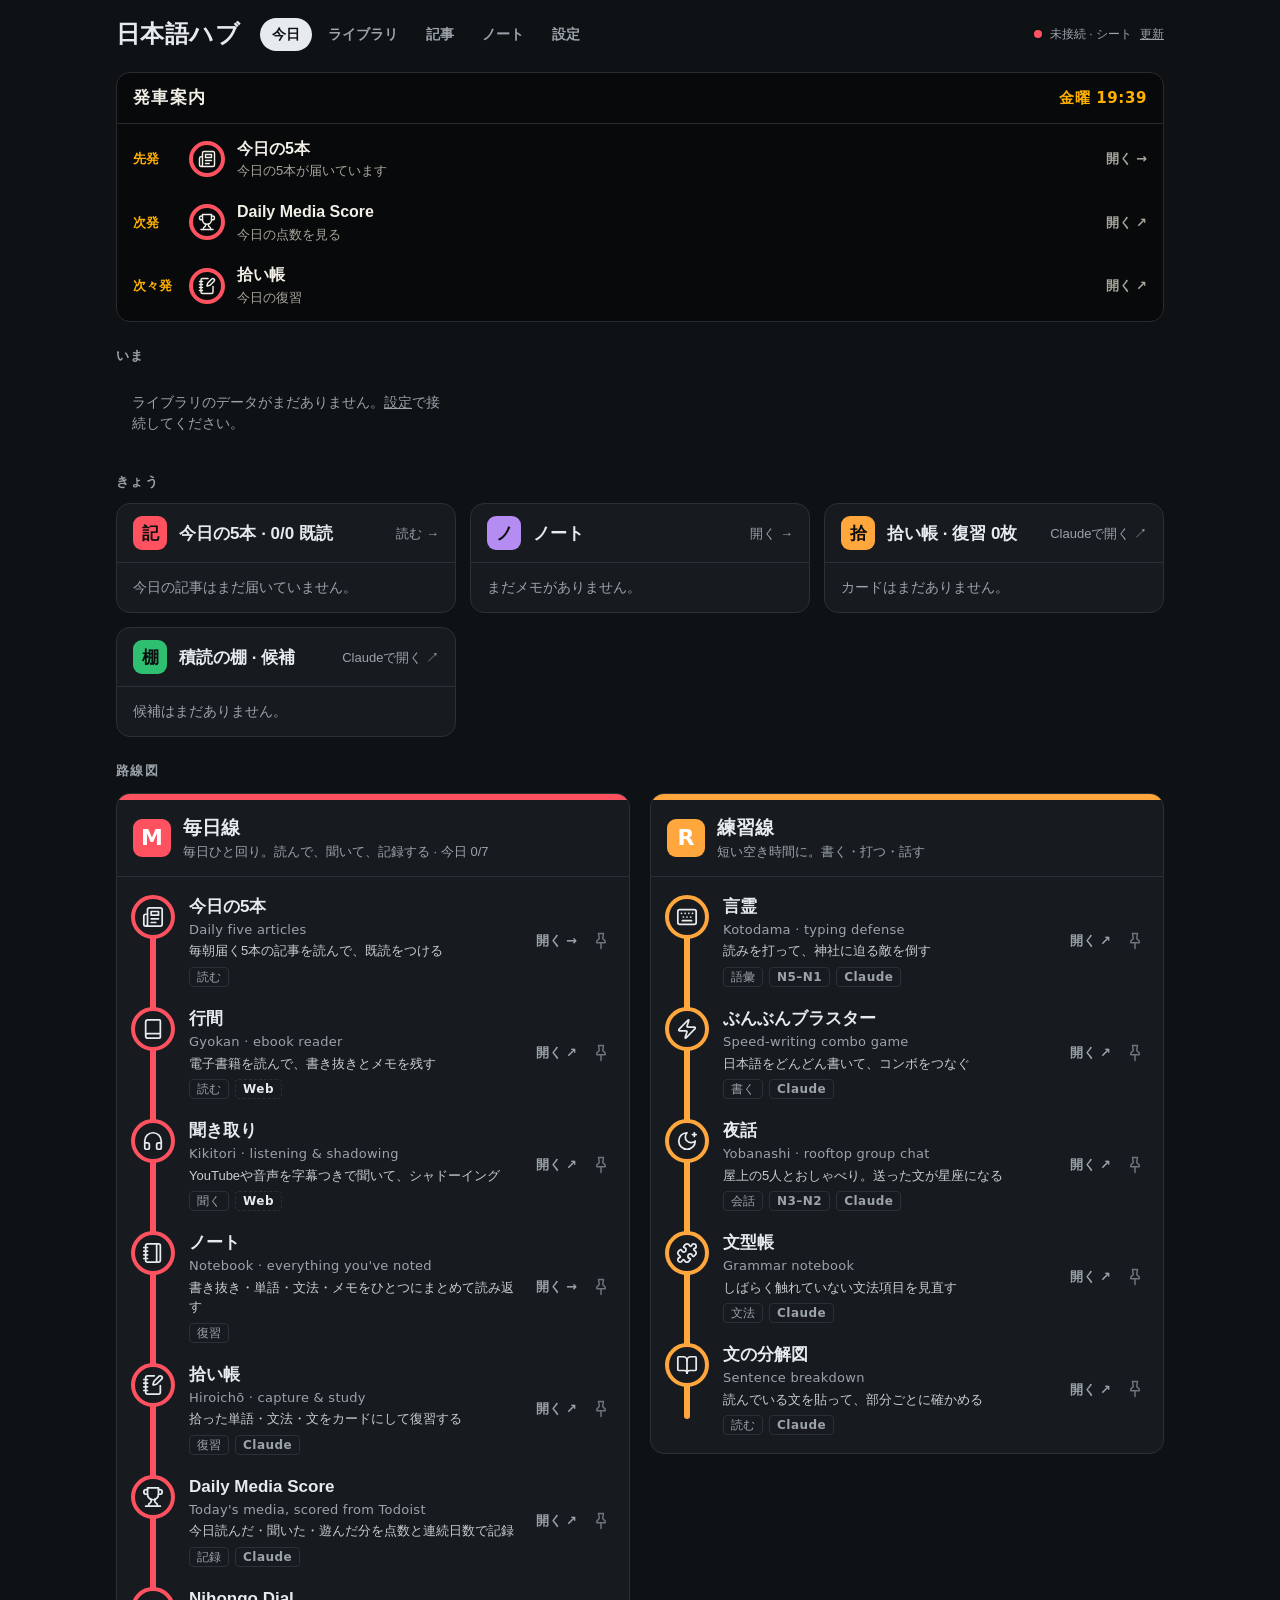
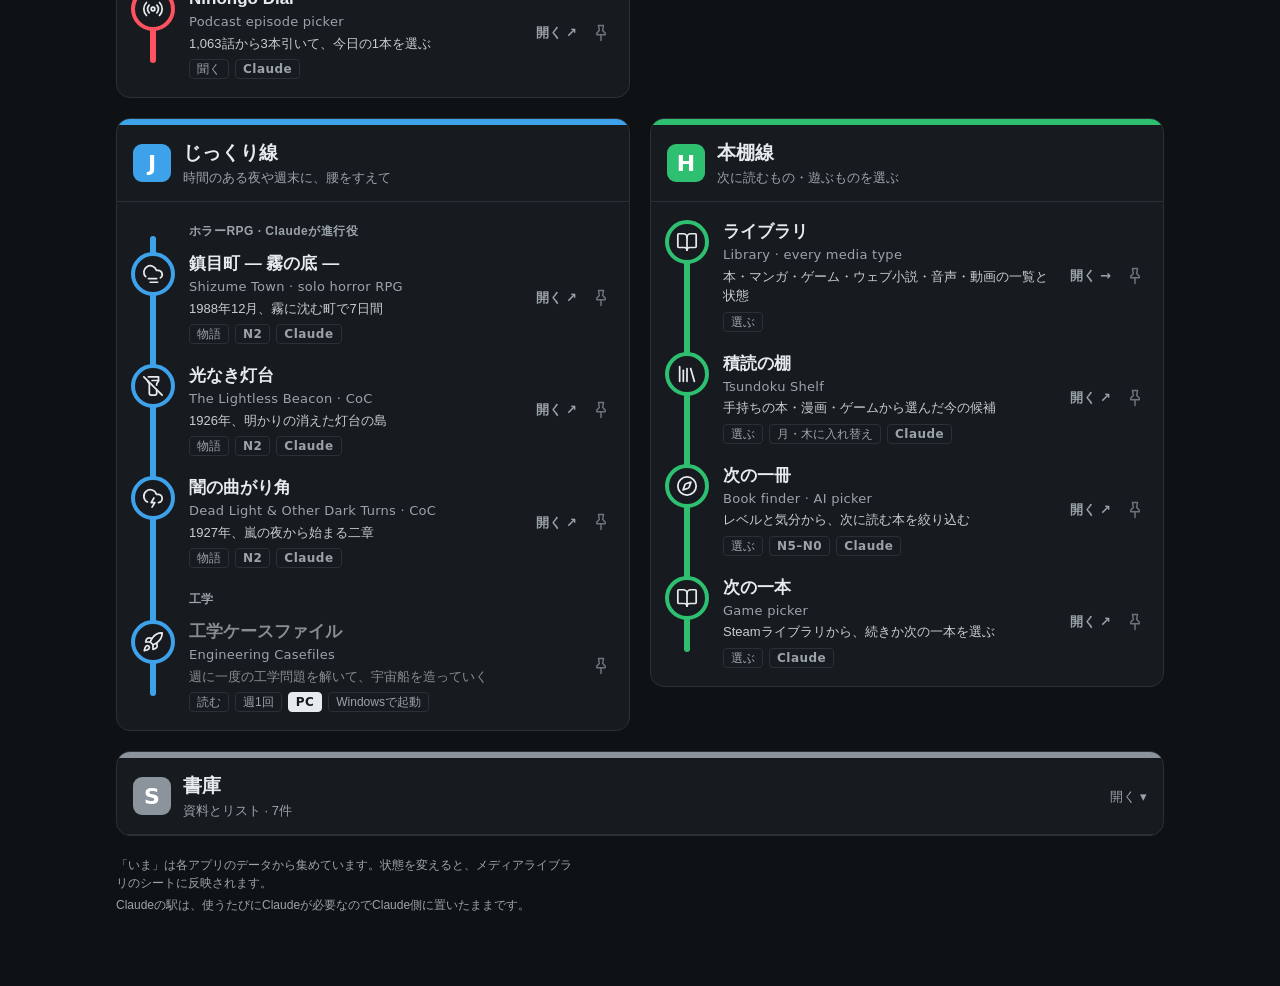
<file: index.html>
<!DOCTYPE html>
<html lang="ja">
<head>
<meta charset="utf-8">
<meta name="viewport" content="width=device-width, initial-scale=1">
<meta http-equiv="Content-Security-Policy" content="default-src 'self'; script-src 'self'; style-src 'self' https://fonts.googleapis.com; font-src https://fonts.gstatic.com; img-src 'self' data: blob:; connect-src 'self' https://api.github.com; base-uri 'none'; form-action 'none'">
<meta name="apple-mobile-web-app-capable" content="yes">
<meta name="apple-mobile-web-app-title" content="日本語ハブ">
<meta name="theme-color" content="#0f1215">
<title>日本語ハブ</title>
<link rel="preconnect" href="https://fonts.googleapis.com">
<link rel="preconnect" href="https://fonts.gstatic.com" crossorigin>
<link href="https://fonts.googleapis.com/css2?family=Zen+Kaku+Gothic+New:wght@400;500;700;900&family=Barlow+Semi+Condensed:wght@500;600;700&display=swap" rel="stylesheet">
<link rel="stylesheet" href="lib/ui.css">
</head>
<body>
<main class="wrap">
  <header id="top"></header>

  <section class="board" aria-labelledby="boardH">
    <header class="bh"><h2 id="boardH">発車案内</h2><span class="clock" id="clock"></span></header>
    <ul class="blist" id="blist"></ul>
    <p class="bempty" id="bempty" hidden>本日の予定はすべて発車済みです。おつかれさまでした。</p>
  </section>

  <h2 class="sectitle">いま</h2>
  <div class="now" id="now"><p class="empty">読み込み中…</p></div>

  <h2 class="sectitle">きょう</h2>
  <div class="now" id="today"></div>

  <h2 class="sectitle">路線図</h2>
  <section class="line" id="pinned" hidden></section>
  <div class="map" id="map"></div>
  <details class="line" id="depot"></details>

  <footer class="foot">
    <p>「いま」は各アプリのデータから集めています。状態を変えると、メディアライブラリのシートに反映されます。</p>
    <p>Claudeの駅は、使うたびにClaudeが必要なのでClaude側に置いたままです。</p>
  </footer>
</main>
<script type="module" src="home.js"></script>
</body>
</html>
</file>
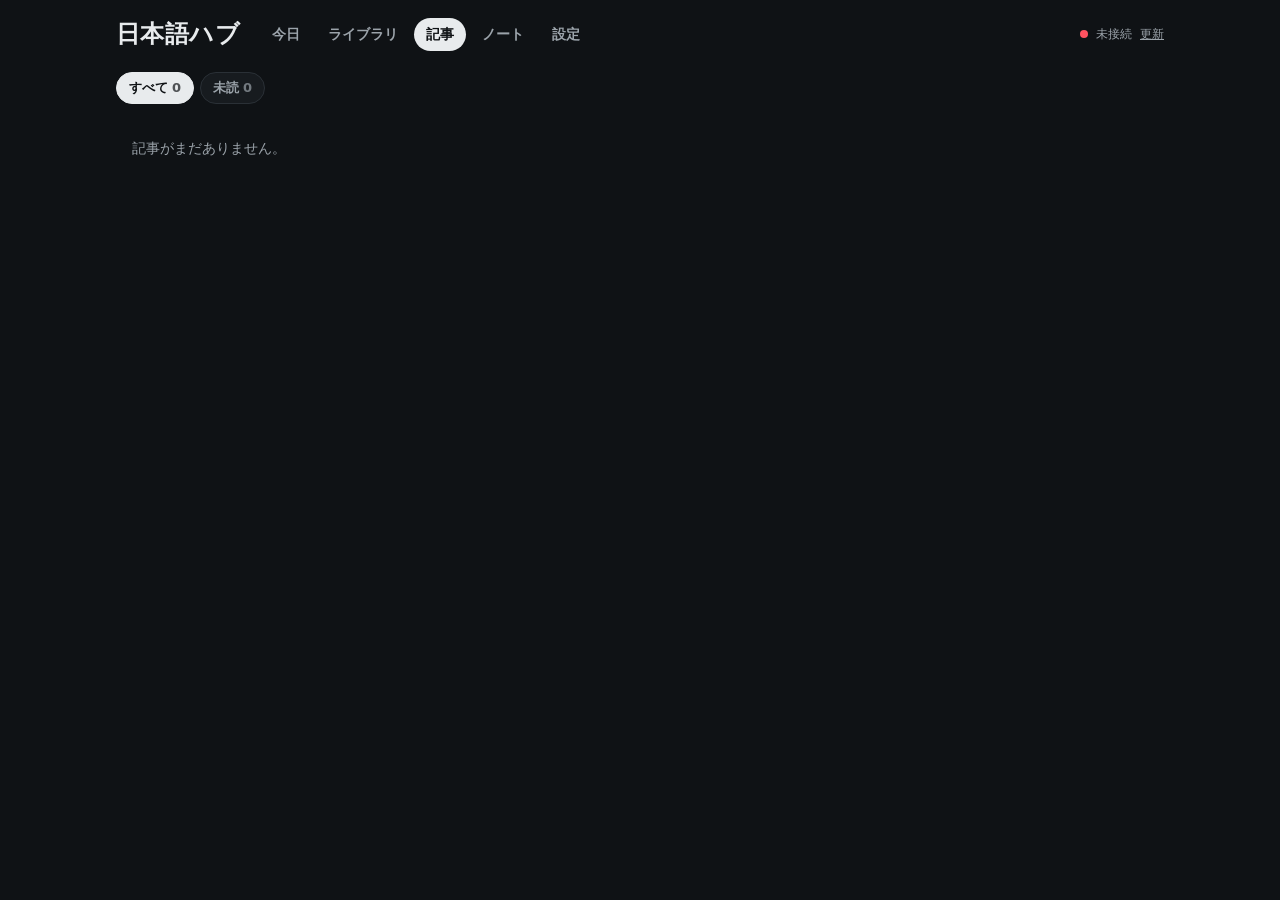
<file: articles/index.html>
<!DOCTYPE html>
<html lang="ja">
<head>
<meta charset="utf-8">
<meta name="viewport" content="width=device-width, initial-scale=1">
<meta http-equiv="Content-Security-Policy" content="default-src 'self'; script-src 'self'; style-src 'self' https://fonts.googleapis.com; font-src https://fonts.gstatic.com; img-src 'self' data: blob:; connect-src 'self' https://api.github.com; base-uri 'none'; form-action 'none'">
<meta name="theme-color" content="#0f1215">
<title>今日の5本 · 日本語ハブ</title>
<link href="https://fonts.googleapis.com/css2?family=Zen+Kaku+Gothic+New:wght@400;500;700;900&family=Zen+Old+Mincho:wght@500;700&family=Barlow+Semi+Condensed:wght@500;600;700&display=swap" rel="stylesheet">
<link rel="stylesheet" href="../lib/ui.css">
<link rel="stylesheet" href="articles.css">
</head>
<body>
<main class="wrap">
  <header id="top"></header>
  <div class="toolbar">
    <div class="chips" id="filters" role="group" aria-label="表示"></div>
    <span class="count" id="count"></span>
  </div>
  <div id="days" class="days"><p class="empty">読み込み中…</p></div>
</main>
<script type="module" src="page.js"></script>
</body>
</html>
</file>
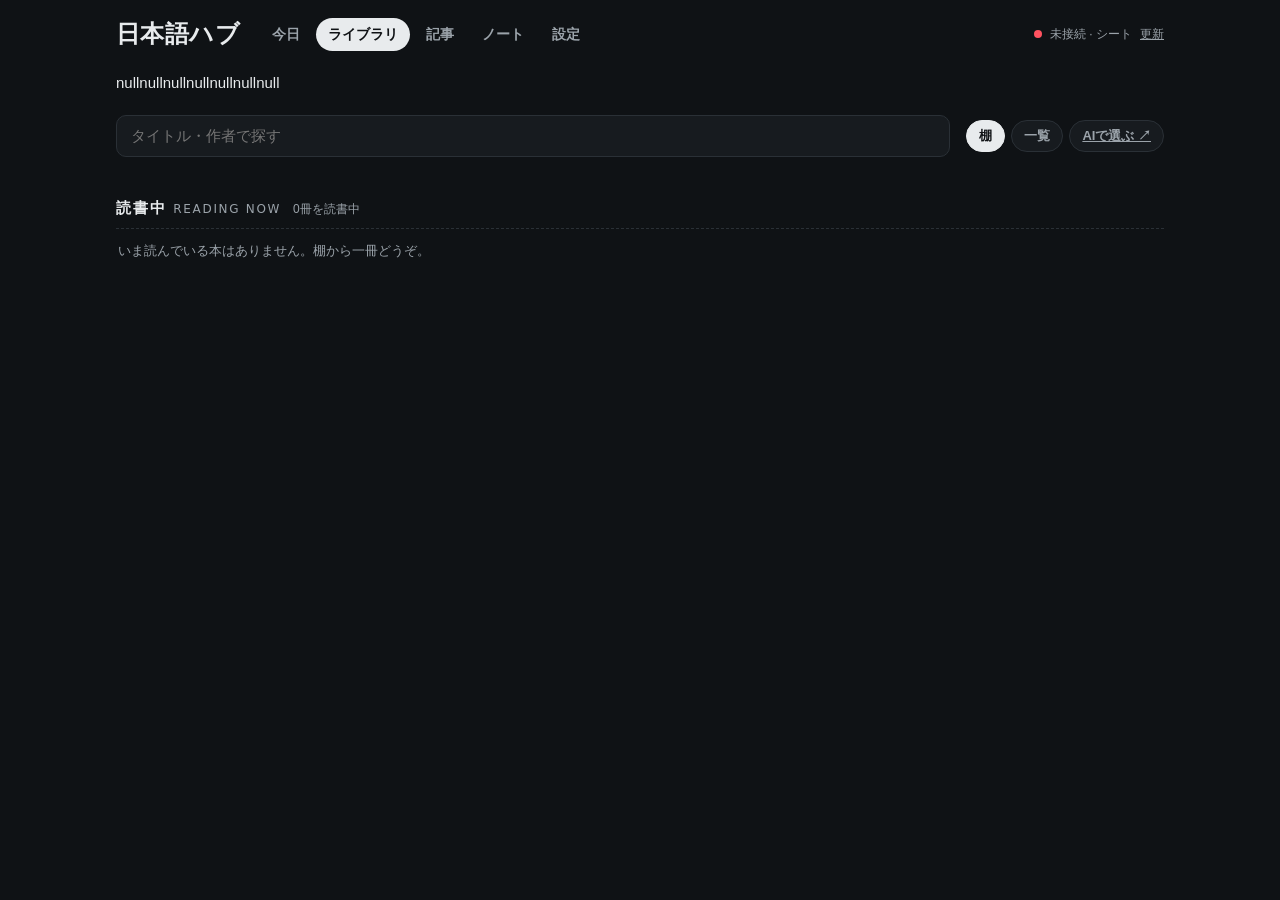
<file: library/index.html>
<!DOCTYPE html>
<html lang="ja">
<head>
<meta charset="utf-8">
<meta name="viewport" content="width=device-width, initial-scale=1">
<meta http-equiv="Content-Security-Policy" content="default-src 'self'; script-src 'self'; style-src 'self' https://fonts.googleapis.com; font-src https://fonts.gstatic.com; img-src 'self' data: blob:; connect-src 'self' https://api.github.com; base-uri 'none'; form-action 'none'">
<meta name="theme-color" content="#0f1215">
<title>ライブラリ · 日本語ハブ</title>
<link href="https://fonts.googleapis.com/css2?family=Zen+Kaku+Gothic+New:wght@400;500;700;900&family=Shippori+Mincho:wght@500;700&family=DM+Mono:wght@400;500&family=Barlow+Semi+Condensed:wght@500;600;700&display=swap" rel="stylesheet">
<link rel="stylesheet" href="../lib/ui.css">
<link rel="stylesheet" href="shelf.css">
</head>
<body>
<main class="wrap">
  <header id="top"></header>
  <div class="chips" id="types" role="group" aria-label="メディアの種類"></div>
  <div class="toolbar">
    <input class="search" id="q" type="search" placeholder="タイトル・作者で探す" aria-label="検索">
    <div class="chips" id="filters" role="group" aria-label="表示"></div>
  </div>
  <div id="extra"></div>
  <div class="libgrid" id="libgrid">
    <aside class="facets" id="facets" aria-label="絞り込み" hidden></aside>
    <div class="libmain">
      <div id="room" hidden></div>
      <section class="panel" id="listPanel">
        <header><h2 id="listTitle"></h2><span class="count" id="count"></span></header>
        <div class="lib" id="list"></div>
      </section>
    </div>
  </div>
</main>
<script type="module" src="page.js"></script>
</body>
</html>
</file>
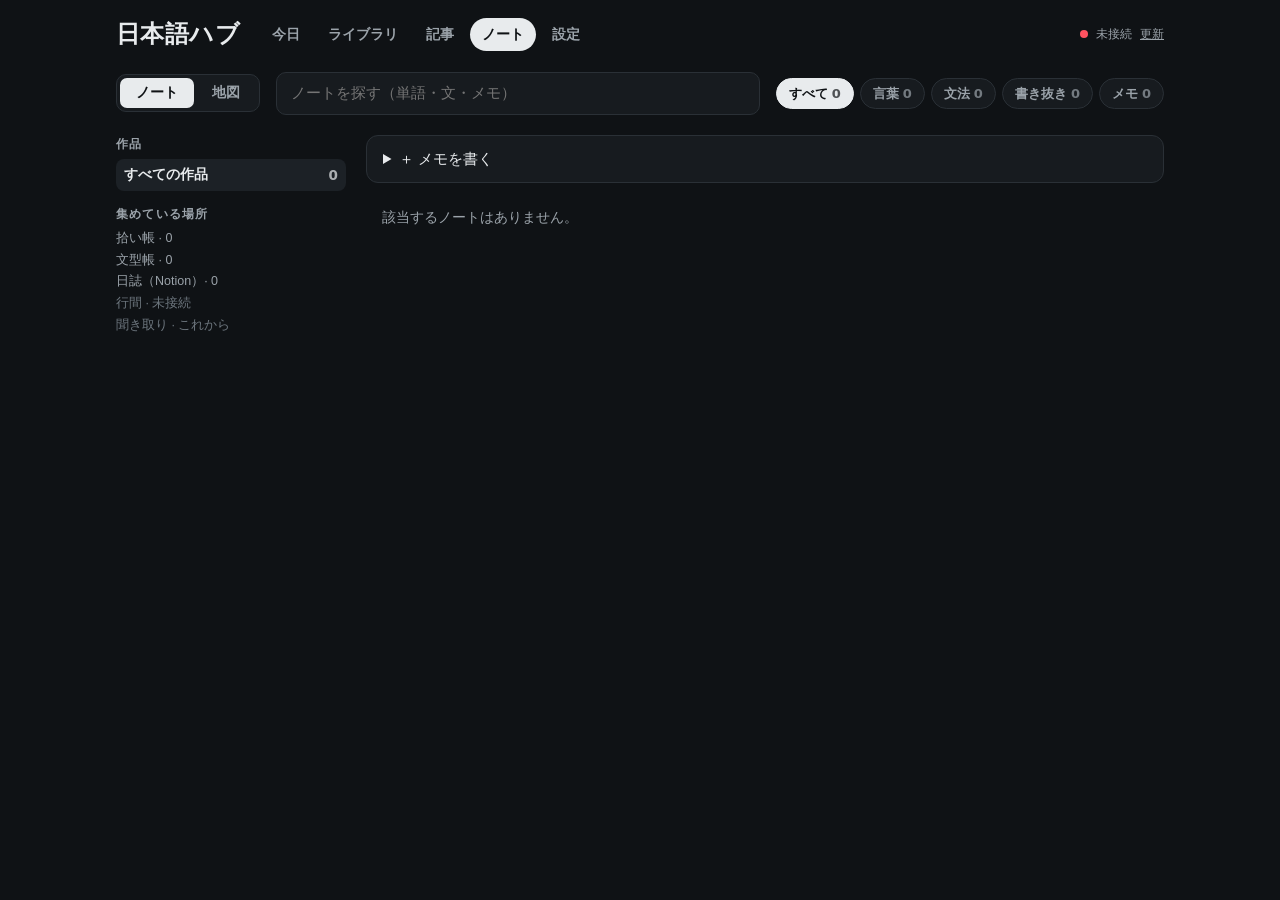
<file: notebook/index.html>
<!DOCTYPE html>
<html lang="ja">
<head>
<meta charset="utf-8">
<meta name="viewport" content="width=device-width, initial-scale=1">
<meta http-equiv="Content-Security-Policy" content="default-src 'self'; script-src 'self'; style-src 'self' https://fonts.googleapis.com; font-src https://fonts.gstatic.com; img-src 'self' data: blob:; connect-src 'self' https://api.github.com https://api.anthropic.com; base-uri 'none'; form-action 'none'">
<meta name="theme-color" content="#0f1215">
<title>ノート · 日本語ハブ</title>
<link href="https://fonts.googleapis.com/css2?family=Zen+Kaku+Gothic+New:wght@400;500;700;900&family=Zen+Old+Mincho:wght@500;700&family=Barlow+Semi+Condensed:wght@500;600;700&display=swap" rel="stylesheet">
<link rel="stylesheet" href="../lib/ui.css">
<link rel="stylesheet" href="notebook.css">
</head>
<body>
<main class="wrap">
  <header id="top"></header>
  <div class="toolbar">
    <nav class="subtabs" aria-label="ノートの表示">
      <a href="./" aria-current="page">ノート</a><a href="map.html">地図</a>
    </nav>
    <input class="search" id="q" type="search" placeholder="ノートを探す（単語・文・メモ）" aria-label="検索">
    <div class="chips" id="kinds" role="group" aria-label="種類"></div>
  </div>
  <div class="nb">
    <aside class="rail">
      <div><h3>作品</h3><ul class="worklist" id="works"></ul></div>
      <div><h3>集めている場所</h3><div class="srcs" id="srcs"></div></div>
    </aside>
    <div class="stream" id="stream"><p class="empty">読み込み中…</p></div>
  </div>
</main>
<script type="module" src="page.js"></script>
</body>
</html>
</file>
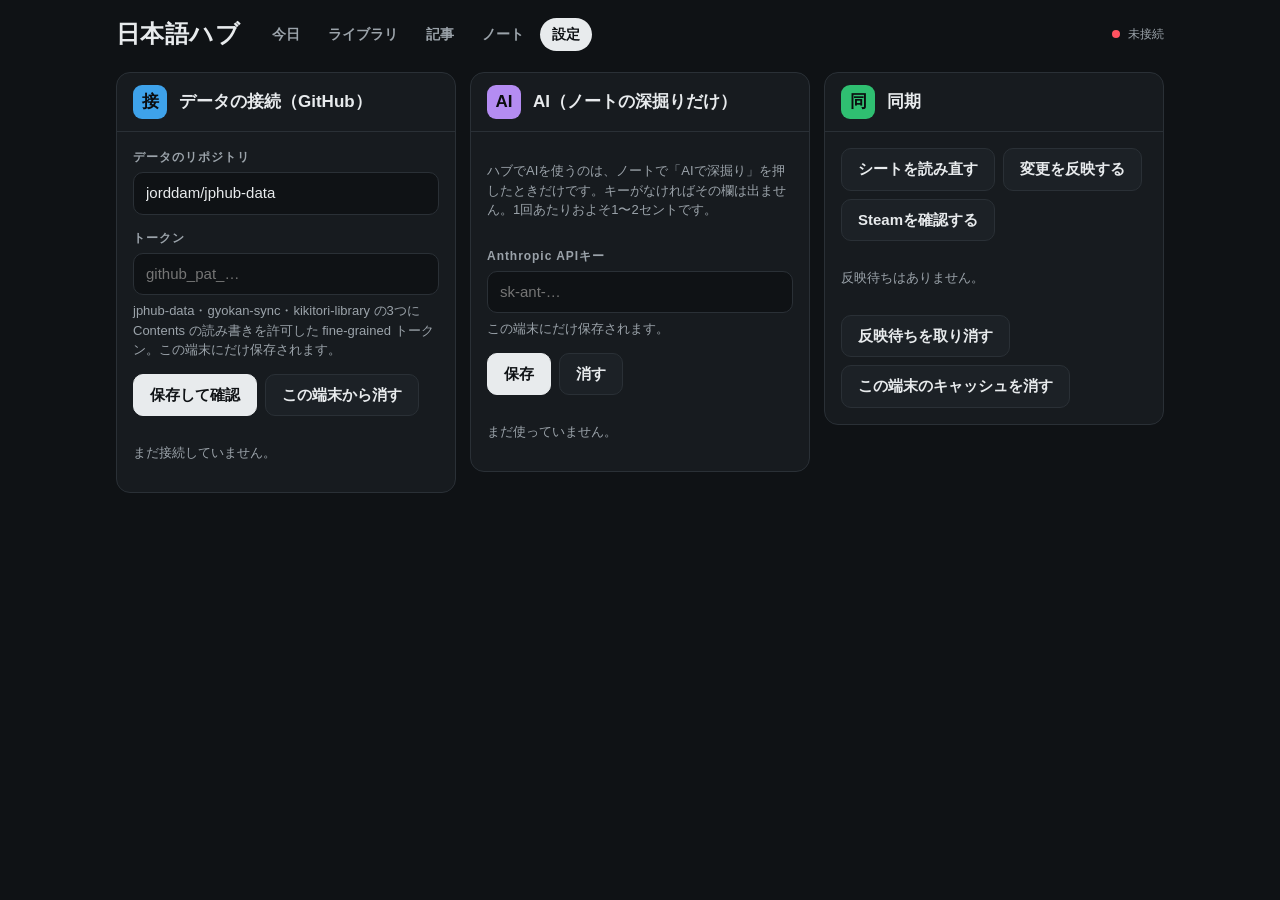
<file: settings/index.html>
<!DOCTYPE html>
<html lang="ja">
<head>
<meta charset="utf-8">
<meta name="viewport" content="width=device-width, initial-scale=1">
<meta http-equiv="Content-Security-Policy" content="default-src 'self'; script-src 'self'; style-src 'self' https://fonts.googleapis.com; font-src https://fonts.gstatic.com; img-src 'self' data: blob:; connect-src 'self' https://api.github.com; base-uri 'none'; form-action 'none'">
<meta name="theme-color" content="#0f1215">
<title>設定 · 日本語ハブ</title>
<link href="https://fonts.googleapis.com/css2?family=Zen+Kaku+Gothic+New:wght@400;500;700;900&family=Barlow+Semi+Condensed:wght@500;600;700&display=swap" rel="stylesheet">
<link rel="stylesheet" href="../lib/ui.css">
</head>
<body>
<main class="wrap">
  <header id="top"></header>
  <div id="sections" class="now"></div>
</main>
<script type="module" src="page.js"></script>
</body>
</html>
</file>
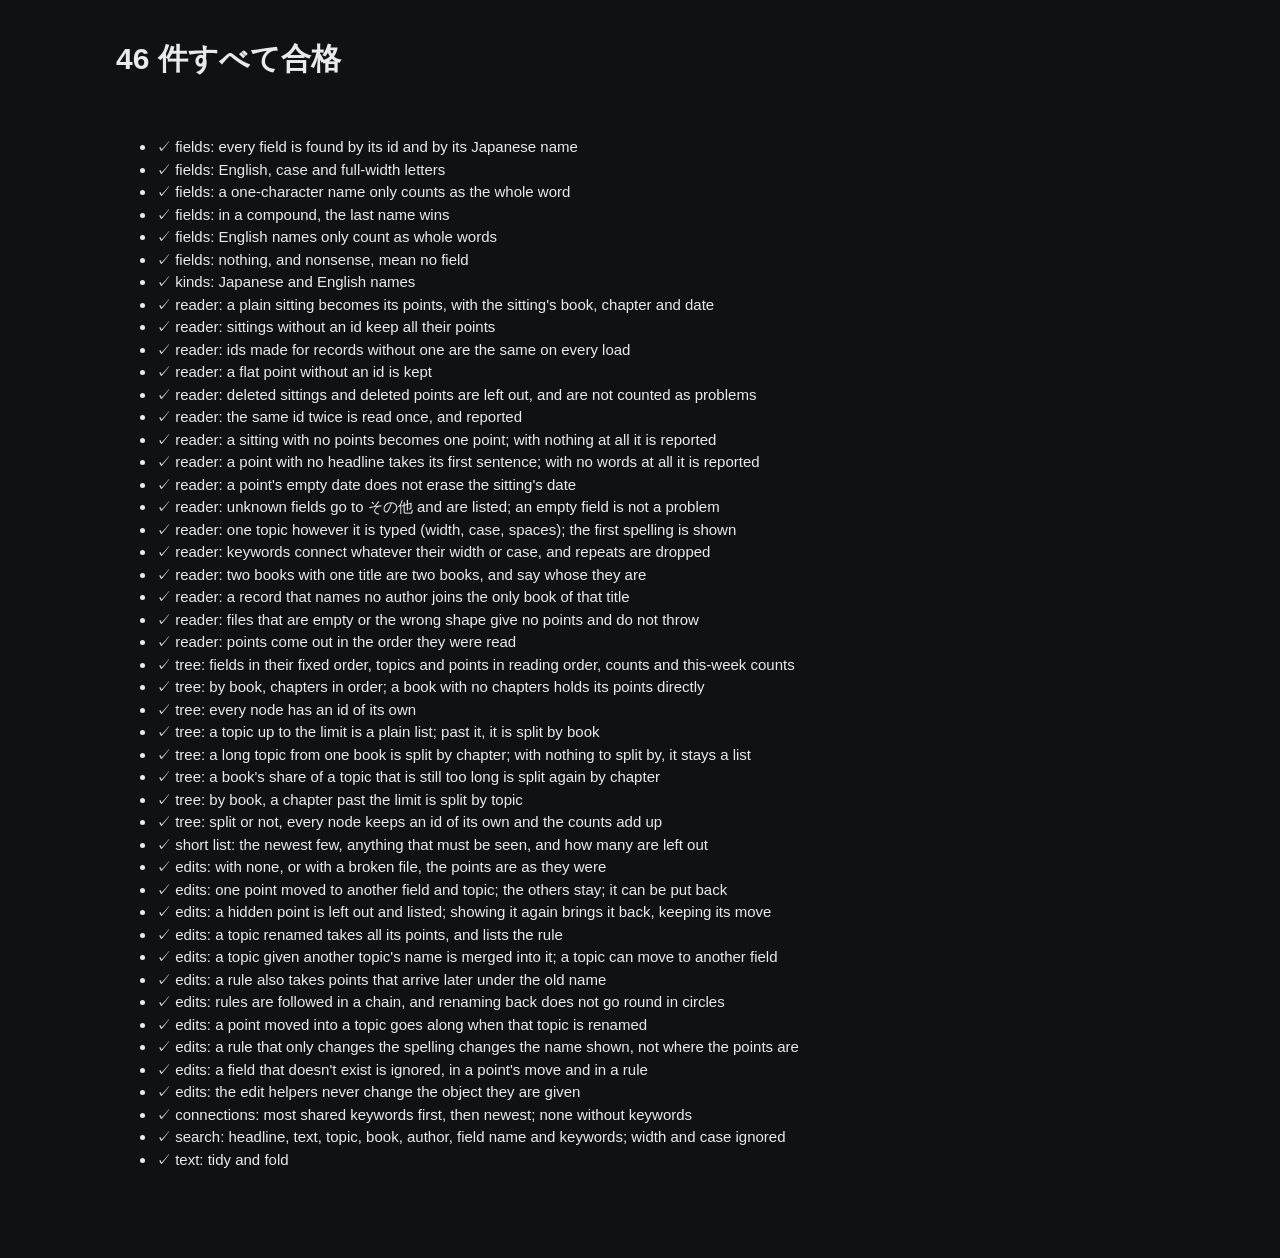
<file: tests/index.html>
<!DOCTYPE html>
<html lang="ja">
<head>
<meta charset="utf-8">
<meta name="viewport" content="width=device-width, initial-scale=1">
<meta http-equiv="Content-Security-Policy" content="default-src 'self'; script-src 'self'; style-src 'self' https://fonts.googleapis.com; font-src https://fonts.gstatic.com; img-src 'self' data:; connect-src 'self'; base-uri 'none'; form-action 'none'">
<meta name="theme-color" content="#0f1215">
<meta name="robots" content="noindex">
<title>テスト · 日本語ハブ</title>
<link rel="stylesheet" href="../lib/ui.css">
</head>
<body>
<main class="wrap">
  <h1 id="sum">テスト中…</h1>
  <ul id="out"></ul>
</main>
<script type="module" src="page.js"></script>
</body>
</html>
</file>
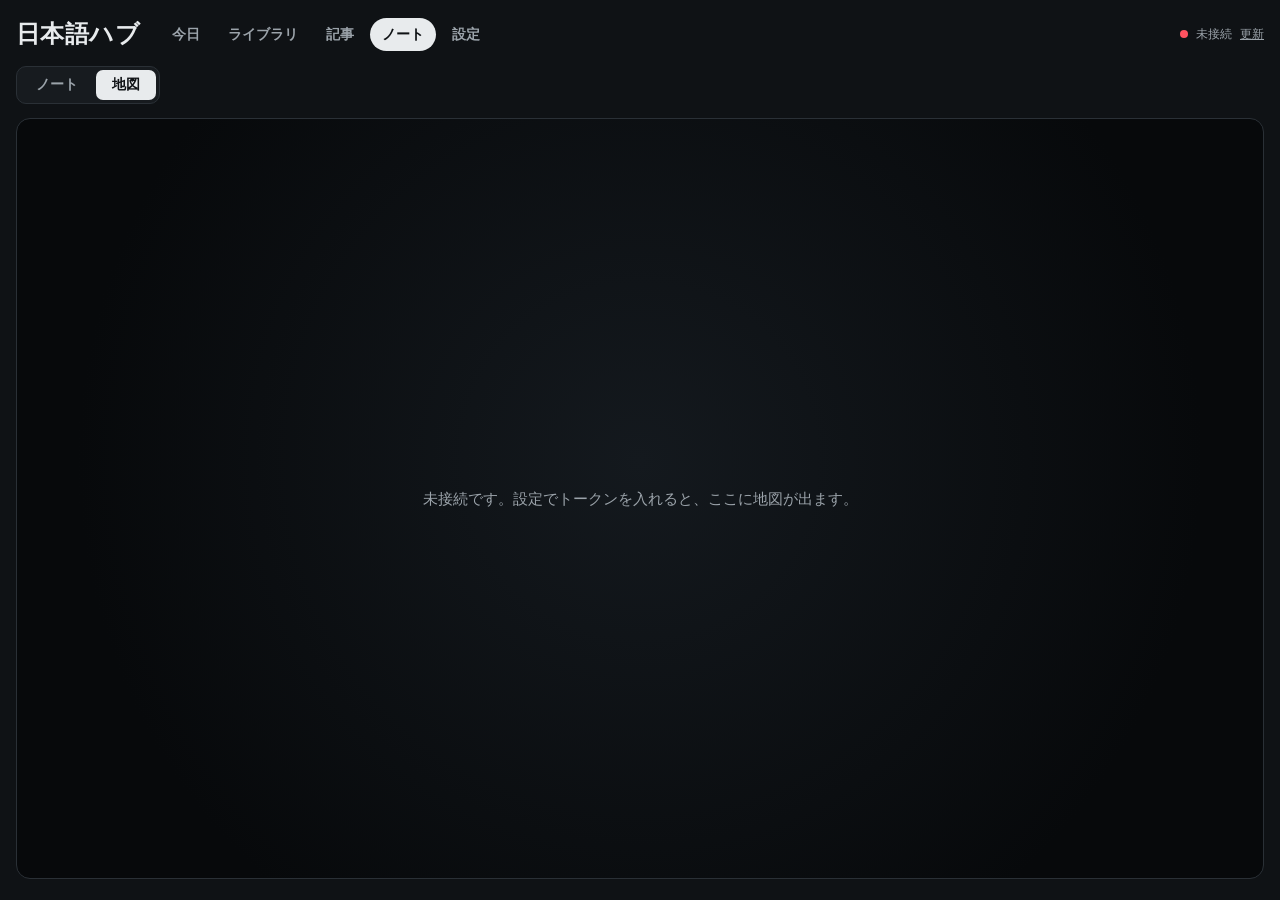
<file: notebook/map.html>
<!DOCTYPE html>
<html lang="ja">
<head>
<meta charset="utf-8">
<meta name="viewport" content="width=device-width, initial-scale=1">
<meta http-equiv="Content-Security-Policy" content="default-src 'self'; script-src 'self'; style-src 'self' https://fonts.googleapis.com; font-src https://fonts.gstatic.com; img-src 'self' data: blob:; connect-src 'self' https://api.github.com; base-uri 'none'; form-action 'none'">
<meta name="theme-color" content="#0f1215">
<title>地図 · ノート · 日本語ハブ</title>
<link href="https://fonts.googleapis.com/css2?family=Zen+Kaku+Gothic+New:wght@400;500;700;900&family=Zen+Old+Mincho:wght@500;700&family=Barlow+Semi+Condensed:wght@500;600;700&display=swap" rel="stylesheet">
<link rel="stylesheet" href="../lib/ui.css">
<link rel="stylesheet" href="map.css">
</head>
<body>
<main class="wrap mapwrap">
  <header id="top"></header>
  <div class="toolbar">
    <nav class="subtabs" aria-label="ノートの表示">
      <a href="./">ノート</a><a href="map.html" aria-current="page">地図</a>
    </nav>
    <div class="seg small" id="lens" role="group" aria-label="並べ方"></div>
    <input class="search" id="q" type="search" placeholder="地図を探す（言葉・本・キーワード）" aria-label="検索">
    <span class="count" id="stats"></span>
  </div>
  <div class="mapbox" id="mapbox">
    <svg id="map" role="group" aria-label="読んだことの地図"></svg>
    <p class="mapempty" id="empty" hidden></p>
    <div class="mctl" role="group" aria-label="拡大と縮小">
      <button type="button" id="zout" aria-label="縮小">−</button>
      <button type="button" id="zin" aria-label="拡大">＋</button>
      <button type="button" id="zfit">全体</button>
    </div>
    <div class="legend" id="legend" aria-hidden="true"></div>
    <aside class="mpanel" id="panel" aria-label="点の内容" hidden></aside>
  </div>
</main>
<script type="module" src="map.js"></script>
</body>
</html>
</file>
<file: lib/ui.css>
/* 日本語ハブ — shared look. Dark only, Japanese first.
   The station-map language (lines, roundels, departure board) comes from the old launcher. */
:root {
  --bg: #0f1215; --panel: #171b1f; --panel2: #1c2126; --ink: #e8ebed; --muted: #9ba3aa; --faint: #6c757d;
  --rule: #2a3036; --hover: #1e2328;
  --m: #ff5260; --r: #ffa63d; --j: #3ea2ea; --h: #2fbf71; --s: #8b949c; --n: #b48cf2;
  --board: #07090b; --board-ink: #f1efe6; --board-dim: #a9a79c; --board-amber: #ffb000; --board-rule: #262c32;
  --ok: #2fbf71; --warn: #ffb000; --bad: #ff5260;
  --display: "Zen Kaku Gothic New", "Hiragino Kaku Gothic ProN", "Yu Gothic", "Noto Sans JP", sans-serif;
  --label: "Barlow Semi Condensed", "Arial Narrow", system-ui, sans-serif;
  --serif: "Zen Old Mincho", "Hiragino Mincho ProN", "Yu Mincho", "Noto Serif JP", serif;
  color-scheme: dark;
}
* { box-sizing: border-box; }
html, body { margin: 0; }
body { background: var(--bg); color: var(--ink); font-family: var(--display); font-size: 15px; line-height: 1.5;
  -webkit-text-size-adjust: 100%; }
a { color: inherit; }
button, input, select, textarea { font: inherit; color: inherit; }
[hidden] { display: none !important; }
.wrap { max-width: 1080px; margin: 0 auto; padding: 16px 16px 72px; display: grid; gap: 20px; }

/* top bar */
.top { display: flex; flex-wrap: wrap; align-items: center; gap: 8px 20px; }
.top h1 { margin: 0; font-size: 24px; font-weight: 900; letter-spacing: 0.02em; }
.top h1 a { text-decoration: none; }
.nav { display: flex; gap: 4px; flex-wrap: wrap; }
.nav a { padding: 6px 12px; border-radius: 999px; text-decoration: none; color: var(--muted); font-weight: 700; font-size: 14px; }
.nav a:hover { background: var(--hover); color: var(--ink); }
.nav a[aria-current="page"] { background: var(--ink); color: var(--bg); }
.top .sync { margin-left: auto; color: var(--muted); font-size: 12px; display: flex; align-items: center; gap: 8px; }
.dot { width: 8px; height: 8px; border-radius: 50%; background: var(--faint); display: inline-block; }
.dot.ok { background: var(--ok); } .dot.busy { background: var(--warn); } .dot.bad { background: var(--bad); }
.linkbtn { background: none; border: 0; padding: 0; color: var(--muted); text-decoration: underline; cursor: pointer; font-size: 12px; }

/* tabs inside one page of the hub (ノート｜地図) */
.subtabs { display: inline-flex; gap: 2px; padding: 3px; border-radius: 10px; background: var(--panel); border: 1px solid var(--rule); }
.subtabs a { padding: 5px 16px; border-radius: 7px; text-decoration: none; color: var(--muted); font-weight: 700; font-size: 13.5px; }
.subtabs a:hover { color: var(--ink); }
.subtabs a[aria-current="page"] { background: var(--ink); color: var(--bg); }

/* tags and chips */
.tag { display: inline-flex; align-items: center; height: 20px; padding: 0 7px; border-radius: 4px; font-family: var(--label);
  font-weight: 600; font-size: 12px; letter-spacing: 0.04em; border: 1px solid var(--rule); color: var(--muted); background: var(--panel); white-space: nowrap; }
.tag.jp { font-family: var(--display); font-weight: 500; letter-spacing: 0; }
.tag.use { color: var(--h); border-color: var(--h); } .tag.hold { color: var(--r); border-color: var(--r); }
.tag.done { color: var(--j); border-color: var(--j); } .tag.dropped { color: var(--faint); }
.tag.pending { color: var(--warn); border-color: var(--warn); border-style: dashed; }
.tag.k-web { color: var(--ink); border-style: dashed; }
.tag.k-pc { color: var(--panel); background: var(--ink); border-color: var(--ink); }
.chips { display: flex; flex-wrap: wrap; gap: 6px; }
.chip { padding: 5px 12px; border-radius: 999px; border: 1px solid var(--rule); background: var(--panel); color: var(--muted);
  font-size: 13px; font-weight: 700; cursor: pointer; white-space: nowrap; }
.chip:hover { color: var(--ink); background: var(--hover); }
.chip[aria-pressed="true"] { background: var(--ink); color: var(--bg); border-color: var(--ink); }
.chip .n { font-family: var(--label); font-weight: 600; opacity: 0.7; margin-left: 4px; }

/* panels */
.panel { background: var(--panel); border: 1px solid var(--rule); border-radius: 14px; overflow: hidden; }
.panel > header { display: flex; align-items: center; gap: 12px; padding: 12px 16px; border-bottom: 1px solid var(--rule); }
.panel > header h2 { margin: 0; font-size: 17px; font-weight: 900; }
.panel > header .more { margin-left: auto; font-size: 13px; color: var(--muted); text-decoration: none; white-space: nowrap; }
.panel > header .more:hover { color: var(--ink); }
.lmark { width: 34px; height: 34px; border-radius: 9px; background: var(--c, var(--ink)); color: #0b0d0f; display: grid; place-items: center;
  font-weight: 900; font-size: 17px; flex: none; }
.sectitle { margin: 4px 0 -8px; font-size: 13px; font-weight: 700; letter-spacing: 0.1em; color: var(--muted); }
.empty { margin: 0; padding: 14px 16px; color: var(--muted); font-size: 14px; }

/* いま grid */
.now { display: grid; gap: 14px; grid-template-columns: repeat(auto-fill, minmax(320px, 1fr)); align-items: start; }
.rows { list-style: none; margin: 0; padding: 4px 0; }
.rowi { display: grid; grid-template-columns: minmax(0, 1fr) auto; gap: 2px 12px; align-items: center; padding: 9px 16px; text-decoration: none; }
a.rowi:hover, button.rowi:hover { background: var(--hover); }
.rowi .t { font-weight: 700; line-height: 1.35; overflow-wrap: anywhere; }
.rowi .sub { grid-column: 1; font-size: 12.5px; color: var(--muted); overflow-wrap: anywhere; }
.rowi .side { grid-row: 1 / span 2; grid-column: 2; font-family: var(--label); font-weight: 600; font-size: 14px; color: var(--muted); text-align: right; white-space: nowrap; }
.rowi .side b { color: var(--ink); font-size: 16px; }
.bar { grid-column: 1 / -1; height: 3px; border-radius: 2px; background: var(--rule); overflow: hidden; margin-top: 4px; }
.bar i { display: block; height: 100%; background: var(--c, var(--h)); }

/* departure board */
.board { background: var(--board); color: var(--board-ink); border: 1px solid var(--board-rule); border-radius: 14px; overflow: hidden; }
.bh { display: flex; align-items: baseline; gap: 12px; padding: 12px 16px; border-bottom: 1px solid var(--board-rule); }
.bh h2 { margin: 0; font-size: 17px; font-weight: 900; letter-spacing: 0.08em; flex: 1; }
.bh .clock { font-family: var(--label); font-weight: 600; font-size: 15px; color: var(--board-amber); font-variant-numeric: tabular-nums; letter-spacing: 0.04em; }
.blist { list-style: none; margin: 0; padding: 4px 0; }
.dep { display: grid; grid-template-columns: 44px 36px minmax(0, 1fr) auto; gap: 0 12px; align-items: center; padding: 10px 16px; text-decoration: none; color: var(--board-ink); }
.dep:hover { background: #ffffff12; }
.dep .ord { font-weight: 700; font-size: 13px; color: var(--board-amber); white-space: nowrap; }
.dep .rd { width: 36px; height: 36px; border-width: 4px; background: var(--board); color: var(--board-ink); }
.dep .rd svg { width: 18px; height: 18px; }
.dep .nm { font-size: 16px; font-weight: 700; }
.dep .why { font-size: 13px; color: var(--board-dim); }
.dep .go { color: var(--board-dim); font-family: var(--label); font-size: 13px; }
.bempty { margin: 0; padding: 14px 16px; color: var(--board-dim); font-size: 14px; }

/* lines and stations */
.map { display: grid; gap: 20px; grid-template-columns: 1fr; align-items: start; }
@media (min-width: 880px) { .map { grid-template-columns: 1fr 1fr; } }
.line { background: var(--panel); border: 1px solid var(--rule); border-radius: 14px; overflow: hidden; }
.lh { display: flex; align-items: center; gap: 12px; padding: 14px 16px; border-top: 6px solid var(--c); border-bottom: 1px solid var(--rule); }
.lh h2 { margin: 0; font-size: 19px; font-weight: 900; }
.lh p { margin: 0; font-size: 13px; color: var(--muted); }
.lh .lmark { width: 38px; height: 38px; font-family: var(--label); font-size: 22px; color: #fff; }
.stations { position: relative; list-style: none; margin: 0; padding: 8px 0; }
.stations::before { content: ""; position: absolute; left: 33px; top: 34px; bottom: 34px; width: 6px; border-radius: 3px; background: var(--c); }
.stations li { position: relative; display: grid; grid-template-columns: minmax(0, 1fr) auto; align-items: center; }
.stations li.sub { display: block; padding: 12px 16px 2px 72px; font-size: 12px; font-weight: 700; color: var(--muted); letter-spacing: 0.04em; }
.stn { display: grid; grid-template-columns: 44px 1fr auto; gap: 0 14px; align-items: start; padding: 10px 4px 10px 14px; text-decoration: none; color: var(--ink); }
a.stn:hover { background: var(--hover); }
.rd { position: relative; z-index: 1; width: 44px; height: 44px; border-radius: 50%; border: 4px solid var(--c); background: var(--panel);
  display: grid; place-content: center; color: var(--ink); flex: none; }
.rd svg { width: 22px; height: 22px; fill: none; stroke: currentColor; stroke-width: 1.9; stroke-linecap: round; stroke-linejoin: round; }
.txt { display: grid; gap: 2px; min-width: 0; padding-top: 1px; }
.nm { font-size: 17px; font-weight: 700; line-height: 1.3; }
.en { font-family: var(--label); font-weight: 500; font-size: 13px; color: var(--muted); letter-spacing: 0.02em; }
.bl { font-size: 13px; opacity: 0.86; }
.tags { display: flex; flex-wrap: wrap; gap: 6px; margin-top: 4px; }
.go { align-self: center; font-family: var(--label); font-weight: 600; font-size: 13px; color: var(--muted); white-space: nowrap; }
a.stn:hover .go { color: var(--c); }
.stn.off .nm, .stn.off .bl { opacity: 0.55; }
.pin { width: 40px; height: 40px; margin-right: 8px; border: 0; border-radius: 8px; background: transparent; color: var(--faint); display: grid; place-items: center; cursor: pointer; }
.pin:hover { background: var(--hover); color: var(--ink); }
.pin svg { width: 20px; height: 20px; fill: none; stroke: currentColor; stroke-width: 1.8; stroke-linejoin: round; stroke-linecap: round; }
.pin[aria-pressed="true"] { color: var(--ink); }
.pin[aria-pressed="true"] .head { fill: currentColor; }
details.line > summary { list-style: none; cursor: pointer; }
details.line > summary::-webkit-details-marker { display: none; }
details.line > summary .chev { margin-left: auto; color: var(--muted); font-size: 13px; }

/* library */
.toolbar { display: flex; flex-wrap: wrap; gap: 10px 16px; align-items: center; }
.search { flex: 1 1 220px; min-width: 0; padding: 9px 14px; border-radius: 10px; border: 1px solid var(--rule); background: var(--panel); }
.search:focus { outline: 2px solid var(--j); outline-offset: 0; }
.lib { display: grid; gap: 0; }
.work { display: grid; grid-template-columns: 46px minmax(0, 1fr) auto; gap: 0 14px; align-items: center; padding: 10px 16px; border: 0; border-top: 1px solid var(--rule);
  background: none; width: 100%; text-align: left; cursor: pointer; }
.work:first-child { border-top: 0; }
.work:hover { background: var(--hover); }
.cover { width: 46px; height: 66px; border-radius: 4px; background: var(--panel2); object-fit: cover; display: grid; place-items: center; color: var(--faint);
  font-weight: 900; font-size: 18px; overflow: hidden; }
.cover.sprite { background-repeat: no-repeat; }
.work .t { font-weight: 700; line-height: 1.35; overflow-wrap: anywhere; }
.work .sub { font-size: 12.5px; color: var(--muted); overflow-wrap: anywhere; }
.work .side { display: flex; flex-direction: column; align-items: flex-end; gap: 4px; }
.lvl { font-family: var(--label); font-weight: 600; font-size: 13px; color: var(--muted); }
.count { font-size: 13px; color: var(--muted); }

/* sheet (detail drawer) */
.scrim { position: fixed; inset: 0; background: #000a; z-index: 20; }
.sheet { position: fixed; z-index: 21; right: 0; top: 0; bottom: 0; width: min(520px, 100%); background: var(--panel); border-left: 1px solid var(--rule);
  overflow-y: auto; padding: 20px 20px 40px; display: grid; gap: 16px; align-content: start; }
.sheet h2 { margin: 0; font-size: 22px; font-weight: 900; line-height: 1.3; overflow-wrap: anywhere; }
.sheet .en { font-size: 14px; }
.sheet .close { justify-self: end; background: none; border: 0; color: var(--muted); font-size: 14px; cursor: pointer; padding: 4px 0; }
.sheet p { margin: 0; }
.field { display: grid; gap: 6px; }
.field > label, .field > .lab { font-size: 12px; font-weight: 700; letter-spacing: 0.08em; color: var(--muted); }
.seg { display: flex; flex-wrap: wrap; gap: 6px; }
.seg button { padding: 8px 14px; border-radius: 10px; border: 1px solid var(--rule); background: var(--panel2); cursor: pointer; font-weight: 700; font-size: 14px; }
.seg button:hover { border-color: var(--muted); }
.seg button[aria-pressed="true"] { background: var(--ink); color: var(--bg); border-color: var(--ink); }
.btn { padding: 9px 16px; border-radius: 10px; border: 1px solid var(--rule); background: var(--panel2); cursor: pointer; font-weight: 700; text-decoration: none; display: inline-flex; align-items: center; gap: 6px; }
.btn:hover { border-color: var(--muted); }
.btn.primary { background: var(--ink); color: var(--bg); border-color: var(--ink); }
.btn[disabled] { opacity: 0.5; cursor: default; }
.btnrow { display: flex; flex-wrap: wrap; gap: 8px; }
.notice { padding: 10px 14px; border-radius: 10px; border: 1px solid var(--warn); color: var(--board-ink); background: #ffb00014; font-size: 14px; display: grid; gap: 8px; }
.notice.bad { border-color: var(--bad); background: #ff526014; }
.kv { display: grid; grid-template-columns: auto 1fr; gap: 4px 14px; font-size: 14px; }
.kv dt { color: var(--muted); } .kv dd { margin: 0; overflow-wrap: anywhere; }
.vols { display: flex; flex-wrap: wrap; gap: 4px; }
.vol { min-width: 30px; height: 30px; padding: 0 6px; border-radius: 6px; border: 1px solid var(--rule); display: grid; place-items: center; font-family: var(--label); font-weight: 600; font-size: 14px; color: var(--muted); }
.vol.done { background: var(--j); border-color: var(--j); color: #06131d; } .vol.use { background: var(--h); border-color: var(--h); color: #04170c; } .vol.hold { border-color: var(--r); color: var(--r); }

/* forms */
.form { display: grid; gap: 14px; padding: 16px; }
.input { padding: 9px 12px; border-radius: 10px; border: 1px solid var(--rule); background: var(--bg); width: 100%; }
.hint { font-size: 13px; color: var(--muted); }

.toast { position: fixed; left: 50%; bottom: 24px; transform: translateX(-50%); background: var(--ink); color: var(--bg); padding: 10px 18px; border-radius: 999px;
  font-weight: 700; font-size: 14px; z-index: 40; max-width: calc(100% - 32px); }
.foot { color: var(--muted); font-size: 12px; display: grid; gap: 4px; max-width: 70ch; }
.foot p { margin: 0; }

@media (max-width: 480px) {
  .top h1 { font-size: 20px; }
  .stn .go, .dep .go { display: none; }
  .stn { grid-template-columns: 44px 1fr; }
  .dep { grid-template-columns: 40px 36px minmax(0, 1fr); }
}
@media (prefers-reduced-motion: no-preference) {
  a.stn, .dep, .pin, .rowi, .work, .chip { transition: background-color 120ms ease; }
}
</file>
<file: articles/articles.css>
.days { display: grid; gap: 22px; }
.dayh { margin: 0 0 8px; font-family: var(--label); font-weight: 600; font-size: 15px; letter-spacing: 0.06em; color: var(--muted); }
.arts { display: grid; gap: 10px; }
.art { background: var(--panel); border: 1px solid var(--rule); border-radius: 12px; padding: 14px 16px; display: grid; gap: 8px; }
.art.read { opacity: 0.62; }
.art h3 { margin: 0; font-family: var(--serif); font-size: 19px; line-height: 1.55; font-weight: 700; }
.art h3 a { text-decoration: none; }
.art h3 a:hover { text-decoration: underline; }
.art .en { font-size: 14px; }
.art .hook { margin: 0; font-size: 14px; color: var(--ink); opacity: 0.88; }
.art .meta { display: flex; flex-wrap: wrap; gap: 6px; align-items: center; }
.art details summary { cursor: pointer; font-size: 13px; color: var(--muted); }
.art .vocab { margin: 8px 0 0; padding: 0; list-style: none; display: grid; gap: 4px; font-size: 14.5px; }
.art .foot2 { display: flex; flex-wrap: wrap; gap: 8px; align-items: center; justify-content: space-between; }
</file>
<file: library/shelf.css>
/* 本 — a quiet reading room, carried over from 次の一冊.
   Books you're reading lie face-up on the nightstand; the rest stand on shelves as spines,
   coloured by genre, as wide as they are long. */
.bookroom, .sheet, .facets {
  --sheet: #1d2026; --lamp: #e1b257; --lamp-soft: rgba(225, 178, 87, .14); --board: #6b5641;
  --sp-horror: #8a4251; --sp-mystery: #3f5778; --sp-sf: #3f7571; --sp-fantasy: #776ba0; --sp-literary: #a06c52;
  --sp-nonfic: #857f4a; --sp-classic: #57524c; --sp-other: #717875; --sp-ink: #f5f1e6;
  --f-display: "Shippori Mincho", "Hiragino Mincho ProN", "Yu Mincho", "Noto Serif JP", serif;
  --f-mono: "DM Mono", ui-monospace, "SFMono-Regular", Menlo, monospace;
  --row: 128px; --k: 1;
}
.bookroom { display: grid; gap: 30px; grid-template-columns: minmax(0, 1fr); }
@media (max-width: 560px) { .bookroom { --k: .8; } }
.c-horror { --c: var(--sp-horror); } .c-mystery { --c: var(--sp-mystery); } .c-sf { --c: var(--sp-sf); } .c-fantasy { --c: var(--sp-fantasy); }
.c-literary { --c: var(--sp-literary); } .c-nonfic { --c: var(--sp-nonfic); } .c-classic { --c: var(--sp-classic); } .c-other { --c: var(--sp-other); }

/* covers */
.cov { display: block; width: 100%; aspect-ratio: 2 / 3; object-fit: cover; border-radius: 2px 4px 4px 2px; background: var(--c, var(--sp-other));
  box-shadow: inset 3px 0 0 rgba(0, 0, 0, .18), 0 1px 2px rgba(0, 0, 0, .18), 0 4px 10px rgba(0, 0, 0, .08); }
.cov-t { display: flex; justify-content: center; align-items: flex-start; padding: 10% 0; overflow: hidden; }
.cov-t span { writing-mode: vertical-rl; font-family: var(--f-display); font-weight: 700; color: var(--sp-ink); font-size: var(--cs, 12px);
  letter-spacing: .08em; line-height: 1.15; max-height: 100%; overflow: hidden; }
.lvl2 { font-family: var(--f-mono); font-size: 12px; letter-spacing: .02em; padding: 1px 6px; border: 1px solid var(--rule); border-radius: 4px;
  white-space: nowrap; font-variant-numeric: tabular-nums; color: var(--ink); }

/* nightstand */
.nightstand { display: flex; flex-direction: column; gap: 8px; }
.ns-head { display: flex; align-items: baseline; gap: 12px; flex-wrap: wrap; }
.ns-head h2 { font-family: var(--f-display); font-size: 15px; letter-spacing: .14em; margin: 0; font-weight: 700; }
.ns-head h2 span { font-family: var(--label); font-size: 12px; letter-spacing: .14em; text-transform: uppercase; color: var(--muted); font-weight: 500; margin-left: 6px; }
.ns-count { font-size: 12px; color: var(--muted); }
.ns-strip { display: flex; gap: 16px; overflow-x: auto; padding: 6px 2px 10px; scroll-snap-type: x proximity; align-items: flex-start; scrollbar-width: thin; }
.ns-tile { flex: none; width: 100px; border: 0; background: none; padding: 0; text-align: left; cursor: pointer; display: flex; flex-direction: column;
  align-items: flex-start; gap: 6px; scroll-snap-align: start; }
.ns-tile .cov { width: 100px; --cs: 14px; transition: transform .2s, box-shadow .2s; }
.ns-tile:hover .cov, .ns-tile:focus-visible .cov { transform: translateY(-3px); }
.ns-tile .t { font-family: var(--f-display); font-weight: 700; font-size: 13px; line-height: 1.35; display: -webkit-box; -webkit-line-clamp: 2;
  -webkit-box-orient: vertical; overflow: hidden; width: 100%; }
.ns-sep { flex: none; align-self: stretch; writing-mode: vertical-rl; font-family: var(--f-display); font-size: 12px; letter-spacing: .3em; color: var(--muted);
  border-left: 1px solid var(--rule); padding: 4px 0 0 10px; margin-left: 2px; }
.ns-empty { color: var(--muted); font-size: 13px; padding: 12px 2px; border-top: 1px dashed var(--rule); margin: 0; }
@media (min-width: 700px) { .ns-tile, .ns-tile .cov { width: 124px; } .ns-tile .cov { --cs: 16px; } }

/* shelves */
.case { display: flex; flex-direction: column; gap: 14px; }
.case-head { display: flex; justify-content: space-between; align-items: baseline; gap: 8px 16px; flex-wrap: wrap; }
.case-head h2 { font-family: var(--f-display); font-size: 24px; font-weight: 700; margin: 0; letter-spacing: .03em; }
.case-head .n { font-size: 13px; color: var(--muted); }
.case-head .n b { font-family: var(--f-mono); color: var(--ink); font-weight: 500; }
.shelf { display: flex; flex-wrap: wrap; align-items: flex-end; gap: 18px 3px; padding: 0 6px 5px;
  background: repeating-linear-gradient(to bottom, transparent 0 calc(var(--row) * var(--k)), var(--board) calc(var(--row) * var(--k)) calc(var(--row) * var(--k) + 5px),
    transparent calc(var(--row) * var(--k) + 5px) calc(var(--row) * var(--k) + 18px));
  min-height: calc(var(--row) * var(--k) + 5px); }
.spine { height: calc(var(--row) * var(--k)); width: calc(var(--w) * var(--k)); position: relative; padding: 0; border: 0; background: none; cursor: pointer; flex: none; }
.sp-body { position: absolute; left: 0; right: 0; bottom: 0; height: calc(var(--h) * var(--k)); background: var(--c); border-radius: 2px 2px 1px 1px;
  box-shadow: inset 1px 0 0 rgba(255, 255, 255, .14), inset -2px 0 0 rgba(0, 0, 0, .2), 0 1px 0 rgba(0, 0, 0, .12);
  display: flex; justify-content: center; padding: 7px 0 6px; overflow: hidden; transition: opacity .25s, filter .25s, transform .25s; }
.sp-title { writing-mode: vertical-rl; font-family: var(--f-display); font-weight: 500; font-size: calc(10.5px * var(--k)); line-height: 1; color: var(--sp-ink);
  letter-spacing: .05em; white-space: nowrap; overflow: hidden; max-height: 100%; }
.spine:hover .sp-body, .spine:focus-visible .sp-body { transform: translateY(-6px); }
.spine:focus-visible { outline: none; }
.spine.sel .sp-body { transform: translateY(-10px); box-shadow: 0 0 0 2px var(--lamp), inset -2px 0 0 rgba(0, 0, 0, .2); }
.spine.out .sp-body { opacity: .17; filter: saturate(.25); }
.spine.done .sp-body::before { content: ""; position: absolute; left: 0; right: 0; top: 0; height: 5px; background: var(--lamp); }
.spine.pending .sp-body { outline: 1px dashed var(--lamp); outline-offset: -3px; }
.divider { height: calc(var(--row) * var(--k)); width: calc(36px * var(--k)); position: relative; flex: none; margin: 0 3px 0 10px; }
.divider:first-child { margin-left: 0; }
.dv-body { position: absolute; left: 0; right: 0; bottom: 0; height: calc(var(--row) * var(--k) - 2px); background: var(--sheet); border: 1px solid var(--rule);
  border-top: 5px solid var(--c); border-radius: 3px 3px 0 0; writing-mode: vertical-rl; padding: 8px 0 6px; overflow: hidden; box-shadow: 0 1px 0 rgba(0, 0, 0, .1); }
.dv-body b { display: block; font-family: var(--f-display); font-weight: 700; font-size: calc(12px * var(--k)); letter-spacing: .06em; color: var(--ink);
  line-height: 1.5; padding-right: calc(3px * var(--k)); white-space: nowrap; }
.dv-body i { display: block; font-style: normal; font-size: calc(9px * var(--k)); letter-spacing: .05em; text-transform: uppercase; color: var(--muted); line-height: 1.3; white-space: nowrap; }
.shelf-foot { display: flex; justify-content: space-between; gap: 8px 16px; flex-wrap: wrap; align-items: center; margin-top: -4px; }
.legend { display: flex; flex-wrap: wrap; gap: 4px 14px; font-size: 11.5px; color: var(--muted); }
.legend i { display: inline-block; width: 9px; height: 12px; border-radius: 1px; background: var(--c); margin-right: 5px; vertical-align: -1px; }
.sortbar { display: flex; align-items: center; gap: 6px; flex-wrap: wrap; font-size: 12px; color: var(--muted); }
.sortbar button { border: 1px solid var(--rule); background: var(--sheet); border-radius: 999px; padding: 3px 11px; font-size: 12px; cursor: pointer; }
.sortbar button:hover { border-color: var(--muted); }
.sortbar button[aria-pressed="true"] { background: var(--ink); border-color: var(--ink); color: var(--bg); }

/* tiles: the other libraries as covers on a table */
.tiles { display: grid; grid-template-columns: repeat(auto-fill, minmax(104px, 1fr)); gap: 20px 14px; align-items: start; }
@media (min-width: 700px) { .tiles { grid-template-columns: repeat(auto-fill, minmax(128px, 1fr)); gap: 24px 18px; } }
.tile { border: 0; background: none; padding: 0; text-align: left; cursor: pointer; display: flex; flex-direction: column; gap: 6px; min-width: 0; }
.tile .art { position: relative; display: block; }
.tile .cov { --cs: 15px; transition: transform .2s, box-shadow .2s; }
.tile.sq .cov { aspect-ratio: 1 / 1; border-radius: 10px; }
.tile:hover .cov, .tile:focus-visible .cov { transform: translateY(-3px); box-shadow: 0 0 0 2px var(--lamp), 0 6px 16px var(--lamp-soft); }
.tile:focus-visible { outline: none; }
.tile .cov.sprite { background-repeat: no-repeat; }
.tile .t { font-family: var(--f-display); font-weight: 700; font-size: 13px; line-height: 1.35; display: -webkit-box; -webkit-line-clamp: 2;
  -webkit-box-orient: vertical; overflow: hidden; overflow-wrap: anywhere; }
.tile .s { font-size: 11.5px; color: var(--muted); font-family: var(--label); letter-spacing: .02em; white-space: nowrap; overflow: hidden; text-overflow: ellipsis; }
.tile .badge { position: absolute; left: 6px; top: 6px; padding: 1px 7px; border-radius: 999px; font-size: 11px; font-weight: 700;
  background: var(--lamp); color: #1d1a14; box-shadow: 0 1px 3px rgba(0, 0, 0, .4); }
.tile.hold .badge, .tile.dropped .badge { background: #2a2e35; color: var(--ink); }
.tile.done .badge { background: var(--j); color: #06131d; }
.tile .badge.wait { background: none; color: var(--lamp); border: 1px dashed var(--lamp); backdrop-filter: blur(4px); }
.tile.done .cov, .tile.dropped .cov { filter: saturate(.55) brightness(.8); }
.tile .prog { position: absolute; left: 0; right: 0; bottom: 0; height: 4px; background: rgba(0, 0, 0, .55); border-radius: 0 0 4px 2px; overflow: hidden; }
.tile .prog i { display: block; height: 100%; background: var(--lamp); }

.tile .lvs { position: absolute; right: 6px; top: 6px; padding: 0 6px; border-radius: 4px; font-family: var(--f-mono); font-size: 11px; line-height: 18px;
  background: var(--lamp); color: #1d1a14; box-shadow: 0 1px 3px rgba(0, 0, 0, .4); font-variant-numeric: tabular-nums; }
.tile .lvs.off { background: rgba(20, 22, 26, .82); color: var(--muted); }

/* games: the filter panel beside the covers (on a phone it sits above them) */
.libgrid, .libmain { display: grid; gap: 20px; grid-template-columns: minmax(0, 1fr); min-width: 0; }
.facets { background: var(--panel); border: 1px solid var(--rule); border-radius: 14px; padding: 14px 14px 16px; display: grid; gap: 16px;
  align-content: start; max-height: 60vh; overflow-y: auto; overscroll-behavior: contain; scrollbar-width: thin; }
@media (min-width: 720px) {
  .libgrid.rail { grid-template-columns: 272px minmax(0, 1fr); align-items: start; }
  .libgrid.rail .facets { position: sticky; top: 12px; max-height: calc(100vh - 24px); }
}
.fac-top { display: flex; align-items: baseline; gap: 10px; }
.fac-top h2 { margin: 0; font-size: 16px; font-weight: 900; }
.fac-top .cnt, .lv-read .cnt { font-size: 12.5px; color: var(--muted); }
.fac, .facs { display: grid; gap: 8px; min-width: 0; }
.facs { gap: 16px; }
.fac-h { display: flex; align-items: baseline; justify-content: space-between; gap: 8px; }
.fac-h .lab { font-size: 12px; font-weight: 700; letter-spacing: .08em; color: var(--muted); }
.clr { border: 0; background: none; padding: 0; margin-left: auto; color: var(--muted); font-size: 12px; text-decoration: underline; cursor: pointer; }
.clr:hover { color: var(--ink); }
.facets .chip { padding: 4px 10px; font-size: 12.5px; font-weight: 500; white-space: normal; text-align: left; }
.facets .chip.z { opacity: .45; }
.sortsel { padding: 5px 10px; border-radius: 999px; border: 1px solid var(--rule); background: var(--panel); color: var(--ink);
  font-size: 13px; font-weight: 700; cursor: pointer; max-width: 100%; }

/* the level slider, from 次の一冊: bars show how many games sit at each level */
.lv { display: grid; gap: 0; padding-top: 4px; }
.lv-hist { display: flex; align-items: flex-end; height: 44px; border-bottom: 1px solid var(--rule); }
.lv-hist i { flex: 1 1 0; margin: 0 .5px; background: var(--rule); border-radius: 1px 1px 0 0; }
.lv-hist i.in { background: var(--lamp); }
.range { position: relative; height: 38px; padding: 0 calc(100% / 102); touch-action: none; user-select: none; -webkit-user-select: none; }
.r-track { position: relative; height: 100%; }
.r-line { position: absolute; left: 0; right: 0; top: 50%; height: 4px; margin-top: -2px; border-radius: 2px; background: var(--rule); }
.r-fill { position: absolute; top: 50%; height: 12px; margin-top: -6px; border-radius: 6px; background: var(--lamp); cursor: grab; opacity: .92; }
.r-fill:active { cursor: grabbing; }
.r-thumb { position: absolute; top: 50%; width: 22px; height: 22px; margin: -11px 0 0 -11px; border-radius: 50%; background: var(--sheet);
  border: 2px solid var(--lamp); box-shadow: 0 1px 4px rgba(0, 0, 0, .25); cursor: ew-resize; }
.r-thumb:focus-visible, .r-fill:focus-visible { outline: 2px solid var(--j); outline-offset: 2px; }
.r-thumb .bub { display: none; position: absolute; bottom: 26px; left: 50%; transform: translateX(-50%); font-family: var(--f-mono); font-size: 11.5px;
  background: var(--ink); color: var(--bg); padding: 1px 6px; border-radius: 4px; white-space: nowrap; pointer-events: none; }
.r-thumb:active .bub, .r-thumb:focus-visible .bub { display: block; }
.r-axis { position: relative; height: 18px; padding: 0 calc(100% / 102); font-family: var(--f-mono); font-size: 11px; color: var(--muted); }
.r-axis div { position: relative; height: 100%; }
.r-axis span { position: absolute; top: 0; transform: translateX(-50%); }
.r-axis span:first-child { transform: none; }
.r-axis span:last-child { transform: translateX(-100%); }
.r-ends { display: flex; justify-content: space-between; font-size: 11.5px; color: var(--muted); }
.lv-read { display: flex; gap: 6px 10px; align-items: baseline; flex-wrap: wrap; margin-top: 8px; }
.lv-read strong { font-family: var(--f-mono); font-size: 16px; font-weight: 500; font-variant-numeric: tabular-nums; }

/* the cover at the top of the detail sheet */
.sheet .hero { display: grid; grid-template-columns: 96px minmax(0, 1fr); gap: 0 18px; align-items: start; }
.sheet .hero .cov { --cs: 15px; }

@media (prefers-reduced-motion: reduce) { .sp-body, .ns-tile .cov { transition: none; } }
</file>
<file: notebook/notebook.css>
/* ノート — a reading surface. One column of notes; open one to read it in full. */
.nb { display: grid; gap: 20px; grid-template-columns: minmax(0, 1fr); align-items: start; }
@media (min-width: 900px) { .nb { grid-template-columns: 230px minmax(0, 1fr); } .rail { position: sticky; top: 16px; } }
.rail { display: grid; gap: 14px; grid-template-columns: minmax(0, 1fr); min-width: 0; }
.stream, .body { grid-template-columns: minmax(0, 1fr); }
.rail h3 { margin: 0 0 6px; font-size: 12px; font-weight: 700; letter-spacing: 0.1em; color: var(--muted); }
.rail .worklist { list-style: none; margin: 0; padding: 0; display: grid; gap: 2px; max-height: 46vh; overflow-y: auto; }
.rail .worklist button { width: 100%; text-align: left; background: none; border: 0; padding: 6px 8px; border-radius: 8px; cursor: pointer;
  display: flex; gap: 8px; justify-content: space-between; font-size: 13.5px; color: var(--muted); }
.rail .worklist button:hover { background: var(--hover); color: var(--ink); }
.rail .worklist button[aria-pressed="true"] { background: var(--panel2); color: var(--ink); font-weight: 700; }
.rail .worklist .n { font-family: var(--label); opacity: 0.7; }
.srcs { font-size: 12.5px; color: var(--muted); display: grid; gap: 3px; }
.srcs .off { color: var(--faint); }
@media (max-width: 899px) { .rail .worklist { display: flex; flex-wrap: nowrap; overflow-x: auto; max-height: none; } .rail .worklist button { white-space: nowrap; } }

.stream { display: grid; gap: 10px; }
.month { margin: 10px 0 0; font-family: var(--label); font-weight: 600; font-size: 14px; letter-spacing: 0.08em; color: var(--muted); }
.note { background: var(--panel); border: 1px solid var(--rule); border-left: 4px solid var(--c); border-radius: 12px; overflow: hidden; }
.note > summary { list-style: none; cursor: pointer; padding: 12px 16px; display: grid; grid-template-columns: minmax(0, 1fr) auto; gap: 2px 12px; }
.note > summary::-webkit-details-marker { display: none; }
.note > summary:hover { background: var(--hover); }
.note .head { font-family: var(--serif); font-size: 21px; font-weight: 700; line-height: 1.5; overflow-wrap: anywhere; }
.note.quote .head, .note.memo .head { font-size: 16px; }
.note.quote .head { font-weight: 500; }
.note .gl { grid-column: 1; color: var(--muted); font-size: 14px; display: -webkit-box; -webkit-line-clamp: 2; -webkit-box-orient: vertical; overflow: hidden; }
.note[open] .gl { -webkit-line-clamp: unset; }
.note .meta { grid-column: 1 / -1; display: flex; flex-wrap: wrap; gap: 6px; align-items: center; margin-top: 4px; font-size: 12.5px; color: var(--faint); }
.note .when { grid-row: 1; grid-column: 2; font-family: var(--label); font-size: 13px; color: var(--faint); white-space: nowrap; }
ruby rt { font-size: 0.5em; font-family: var(--display); font-weight: 500; color: var(--muted); }

.body { padding: 4px 16px 18px; display: grid; gap: 16px; border-top: 1px solid var(--rule); }
.body h4 { margin: 0 0 4px; font-size: 12px; font-weight: 700; letter-spacing: 0.1em; color: var(--muted); }
.body p { margin: 0; overflow-wrap: anywhere; }
.body .ja { font-family: var(--serif); font-size: 17px; line-height: 1.9; }
.ctx { margin: 0; padding: 12px 16px; border-left: 3px solid var(--c); background: var(--panel2); border-radius: 0 10px 10px 0; font-family: var(--serif); font-size: 17px; line-height: 2; }
mark { background: #ffb00033; color: inherit; border-bottom: 2px solid var(--board-amber); padding: 0 1px; }
.ex { list-style: none; margin: 0; padding: 0; display: grid; gap: 10px; }
.ex .ja { display: block; } .ex .en { display: block; font-family: var(--display); font-size: 13.5px; letter-spacing: 0; }
.mine { padding: 10px 14px; border-radius: 10px; border: 1px dashed var(--rule); font-size: 14px; }
.reply { padding: 10px 14px; border-radius: 10px; background: var(--panel2); font-size: 14px; }
.form2 { display: grid; grid-template-columns: auto 1fr; gap: 4px 14px; font-size: 14px; }
.form2 dt { color: var(--muted); } .form2 dd { margin: 0; }
.xp { padding: 12px 14px; border-radius: 10px; border: 1px solid var(--n); background: #b48cf20f; display: grid; gap: 6px; }
.xp .q { font-size: 12.5px; color: var(--muted); }
.xp .a { white-space: pre-wrap; font-size: 15px; line-height: 1.75; overflow-wrap: anywhere; }
.xp .m { font-size: 11.5px; color: var(--faint); font-family: var(--label); }
.ask { display: grid; gap: 8px; }
.ask .row { display: flex; gap: 8px; }
.composer { background: var(--panel); border: 1px solid var(--rule); border-radius: 12px; padding: 12px 16px; display: grid; gap: 8px; }
.composer textarea { min-height: 76px; resize: vertical; }
</file>
<file: notebook/map.css>
/* 地図 — the map takes the whole window under the toolbar. */
.mapwrap { max-width: none; padding-bottom: 16px; gap: 14px; }
.seg.small button { padding: 6px 14px; font-size: 13.5px; }
.mapbox { position: relative; min-height: 420px; border: 1px solid var(--rule); border-radius: 14px; overflow: hidden;
  background: radial-gradient(circle at 50% 45%, #14191e 0%, var(--board) 75%); }
#map { display: block; width: 100%; height: 100%; touch-action: none; cursor: grab; user-select: none; -webkit-user-select: none; }
#map.drag { cursor: grabbing; }

.nd { cursor: pointer; outline: none; }
.nd text { font-family: var(--display); pointer-events: none; }
.nd .hit { fill: transparent; }
.nd:focus-visible .hit { stroke: var(--j); stroke-width: 1.5; }
.nd.root .core { fill: var(--ink); }
.nd.root text { fill: var(--bg); font-size: 17px; font-weight: 900; }
.nd.field text, .nd.book text { font-size: 15px; font-weight: 700; }
.nd text.cnt { font-family: var(--label); font-size: 12.5px; font-weight: 600; fill: var(--muted); }
.nd.topic text, .nd.chapter text, .nd.group text { font-size: 14px; font-weight: 700; fill: var(--ink); }
.nd.more text { font-size: 12.5px; font-weight: 600; fill: var(--muted); }
.nd.more:hover text { fill: var(--ink); }
.nd.more .ring { fill: var(--board); stroke: var(--muted); stroke-width: 1.4; stroke-dasharray: 2 2.4; }
.nd .bead.open { fill: var(--board); }
.nd text.bn { font-family: var(--label); font-size: 11px; font-weight: 700; fill: #0b0d0f; }
.nd .newdot { fill: var(--ink); }
.nd.point text { font-size: 13px; font-weight: 500; fill: var(--ink); }
.nd.point:hover text { fill: #fff; }
.nd.point.sel text { font-weight: 700; fill: #fff; }
.nd .hollow { fill: var(--board); }
.nd .halo { fill: none; stroke-width: 1.5; opacity: 0.55; }
.nd .selring { fill: none; stroke: var(--ink); stroke-width: 1.6; }
.ln { fill: none; stroke-linecap: round; }
.ln.field, .ln.book { stroke-width: 5; }
.ln.topic, .ln.chapter { stroke-width: 2.6; }
.ln.group { stroke-width: 2; }
.ln.point { stroke-width: 1.4; opacity: 0.7; }
.ln.more { stroke-width: 1.2; opacity: 0.45; stroke-dasharray: 2 4; }
.nd.dim, .ln.dim { opacity: 0.3; }
.tie { fill: none; stroke: var(--ink); stroke-width: 1.2; stroke-dasharray: 2 5; stroke-linecap: round; opacity: 0.6; }
/* Zoomed far out, the points are just points. */
#map.far .nd.point text, #map.far .nd.more text { display: none; }
/* Further out still, the topics lose their names too; the fields keep theirs. */
#map.vfar .nd.topic text, #map.vfar .nd.chapter text, #map.vfar .nd.group text { display: none; }
@media (prefers-reduced-motion: no-preference) { .nd, .ln { transition: opacity 160ms ease; } }

.mctl { position: absolute; left: 12px; bottom: 12px; display: flex; gap: 6px; }
.mctl button { min-width: 38px; height: 38px; padding: 0 12px; border-radius: 10px; border: 1px solid var(--rule); background: var(--panel); cursor: pointer;
  font-weight: 700; font-size: 14px; }
.mctl button:hover { border-color: var(--muted); }
.legend { position: absolute; left: 14px; top: 12px; display: flex; flex-wrap: wrap; gap: 4px 14px; font-size: 12px; color: var(--muted); pointer-events: none; }
.legend span { display: inline-flex; align-items: center; gap: 4px; }
.legend .hollow { fill: var(--board); }
.legend .halo { fill: none; stroke-width: 1.5; opacity: 0.55; }
.mapempty { position: absolute; inset: 0; margin: 0; display: grid; place-items: center; text-align: center; padding: 24px; color: var(--muted); }

.mpanel { position: absolute; top: 12px; right: 12px; bottom: 12px; width: 340px; overflow-y: auto; padding: 14px 18px 20px; display: grid; gap: 14px; align-content: start;
  background: var(--panel); border: 1px solid var(--rule); border-radius: 12px; box-shadow: 0 10px 40px #0009; }
.mpanel .close { justify-self: end; background: none; border: 0; color: var(--muted); font-size: 13px; cursor: pointer; padding: 2px 0; }
.mpanel .crumb { display: flex; flex-wrap: wrap; align-items: center; gap: 8px; font-size: 13px; color: var(--muted); }
.mpanel .sw { width: 10px; height: 10px; border-radius: 50%; flex: none; }
.mpanel h2 { margin: 0; font-family: var(--serif); font-size: 21px; font-weight: 700; line-height: 1.5; overflow-wrap: anywhere; }
.mpanel p { margin: 0; overflow-wrap: anywhere; }
.mpanel .say { font-family: var(--serif); font-size: 16.5px; line-height: 1.95; }
.mpanel .src { margin: 0; padding: 10px 14px; border-left: 3px solid var(--rule); background: var(--panel2); border-radius: 0 10px 10px 0; font-family: var(--serif); line-height: 1.9; }
.mpanel .rel { list-style: none; margin: 0; padding: 0; display: grid; gap: 2px; }
.mpanel .rel button { width: 100%; display: grid; grid-template-columns: 10px minmax(0, 1fr); gap: 1px 8px; align-items: center; text-align: left; padding: 7px 8px;
  border: 0; border-radius: 8px; background: none; cursor: pointer; }
.mpanel .rel button:hover { background: var(--hover); }
.mpanel .rel .t { font-weight: 700; font-size: 14px; }
.mpanel .rel .m { grid-column: 2; font-size: 12px; color: var(--muted); }
.mpanel .sum summary { cursor: pointer; font-size: 12px; font-weight: 700; letter-spacing: 0.08em; color: var(--muted); }
.mpanel .sum p { margin-top: 8px; font-size: 14px; line-height: 1.8; color: var(--muted); }
/* Corrections: the quiet row under a point, the form it opens, and the list of everything corrected. */
.mpanel .was { margin-top: -8px; font-size: 12px; color: var(--muted); }
.mpanel .hint { font-size: 12.5px; line-height: 1.7; color: var(--muted); }
.mpanel .editrow { display: flex; flex-wrap: wrap; gap: 6px 18px; padding-top: 12px; border-top: 1px solid var(--rule); }
.mpanel .editrow .linkbtn, .mpanel .undo .linkbtn { font-size: 13px; padding: 4px 0; }
.mpanel .editform { display: grid; gap: 10px; padding-top: 12px; border-top: 1px solid var(--rule); }
.mpanel .editform .lab { font-size: 12px; font-weight: 700; letter-spacing: 0.08em; color: var(--muted); }
.mpanel .editform select, .mpanel .editform input { width: 100%; min-width: 0; padding: 9px 12px; border-radius: 10px; border: 1px solid var(--rule);
  background: var(--panel2); color: var(--ink); font: inherit; font-size: 16px; }
.mpanel .editform select:focus, .mpanel .editform input:focus { outline: 2px solid var(--j); outline-offset: 0; }
.mpanel .undo { list-style: none; margin: 0; padding: 0; }
.mpanel .undo li { display: grid; grid-template-columns: minmax(0, 1fr) auto; gap: 12px; align-items: center; padding: 8px 0; border-bottom: 1px solid var(--rule); }
.mpanel .undo .t { display: block; font-weight: 700; font-size: 14px; overflow-wrap: anywhere; }
.mpanel .undo .m { display: block; font-size: 12px; color: var(--muted); overflow-wrap: anywhere; }
@media (max-width: 899px) {
  .mpanel { top: auto; left: 0; right: 0; bottom: 0; width: auto; max-height: 48%; border-radius: 14px 14px 0 0; border-width: 1px 0 0; }
}
@media (max-width: 559px) { .legend { display: none; } }
</file>
